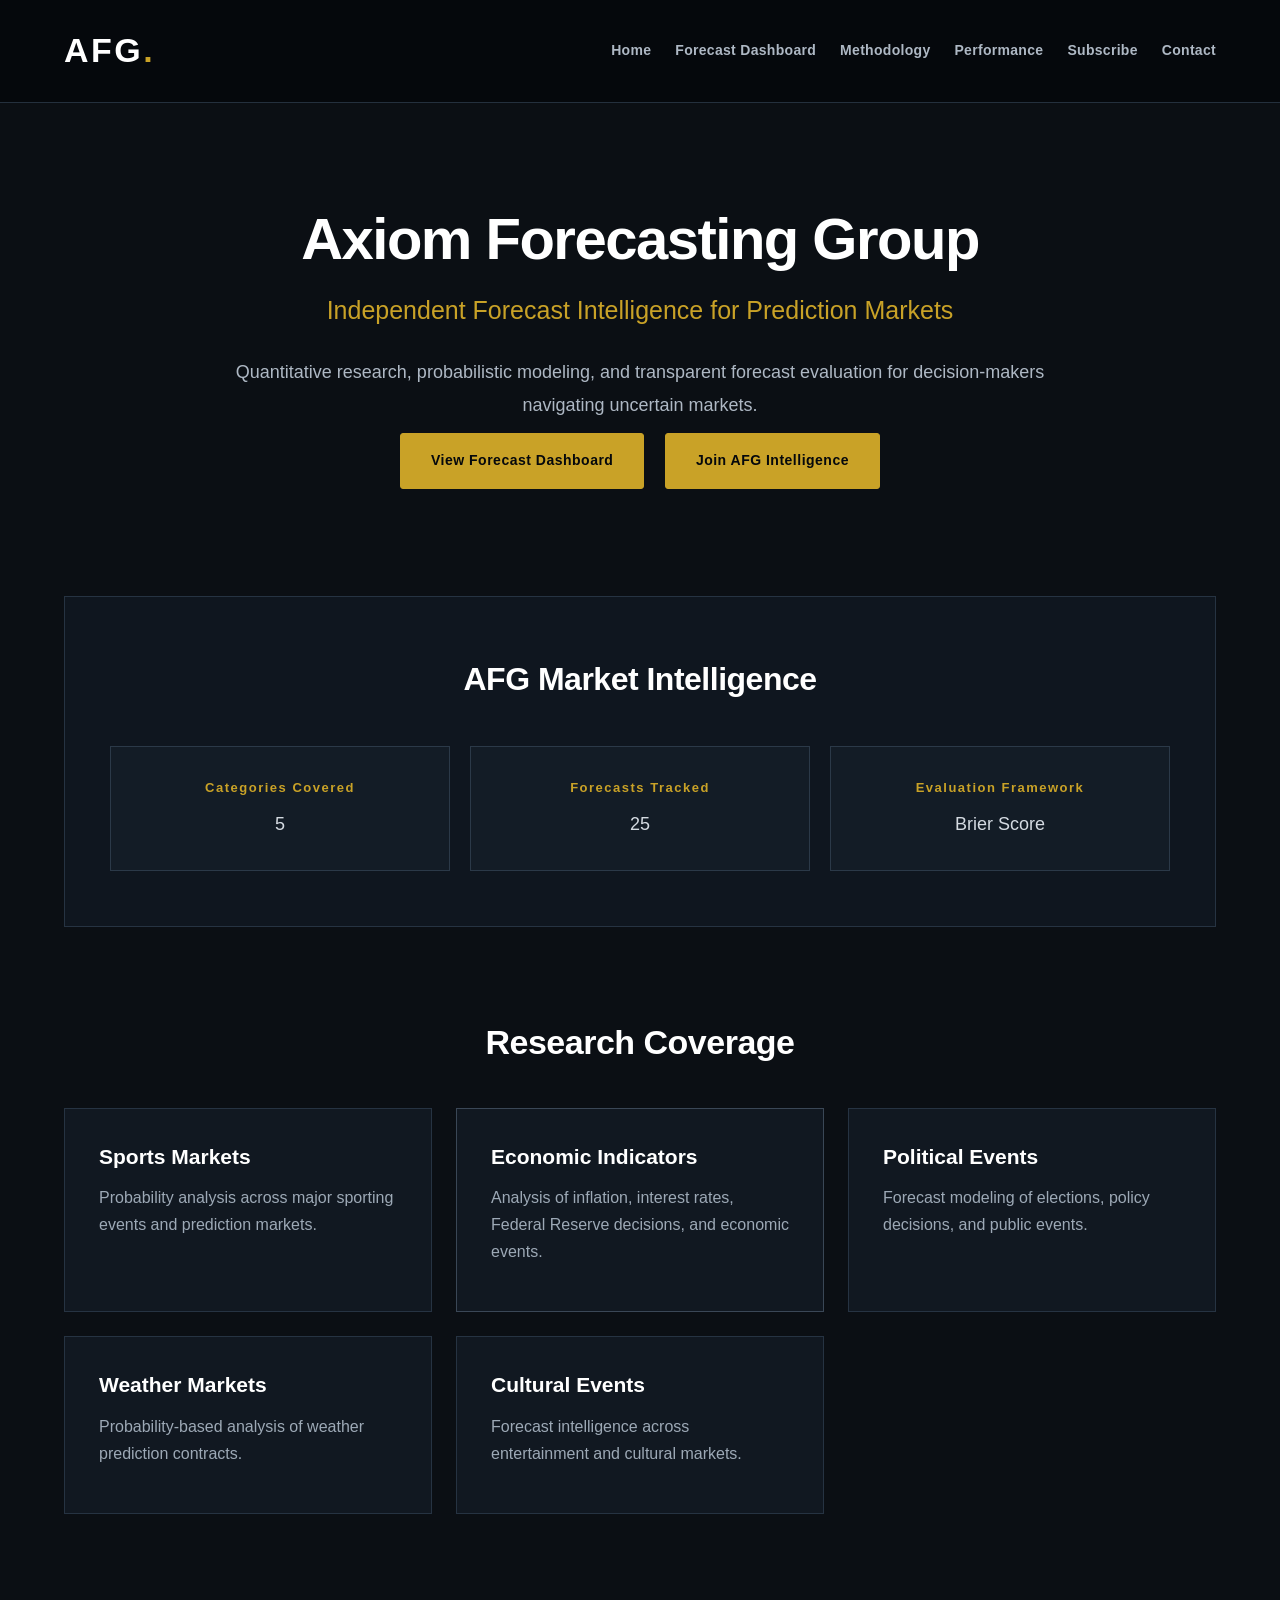
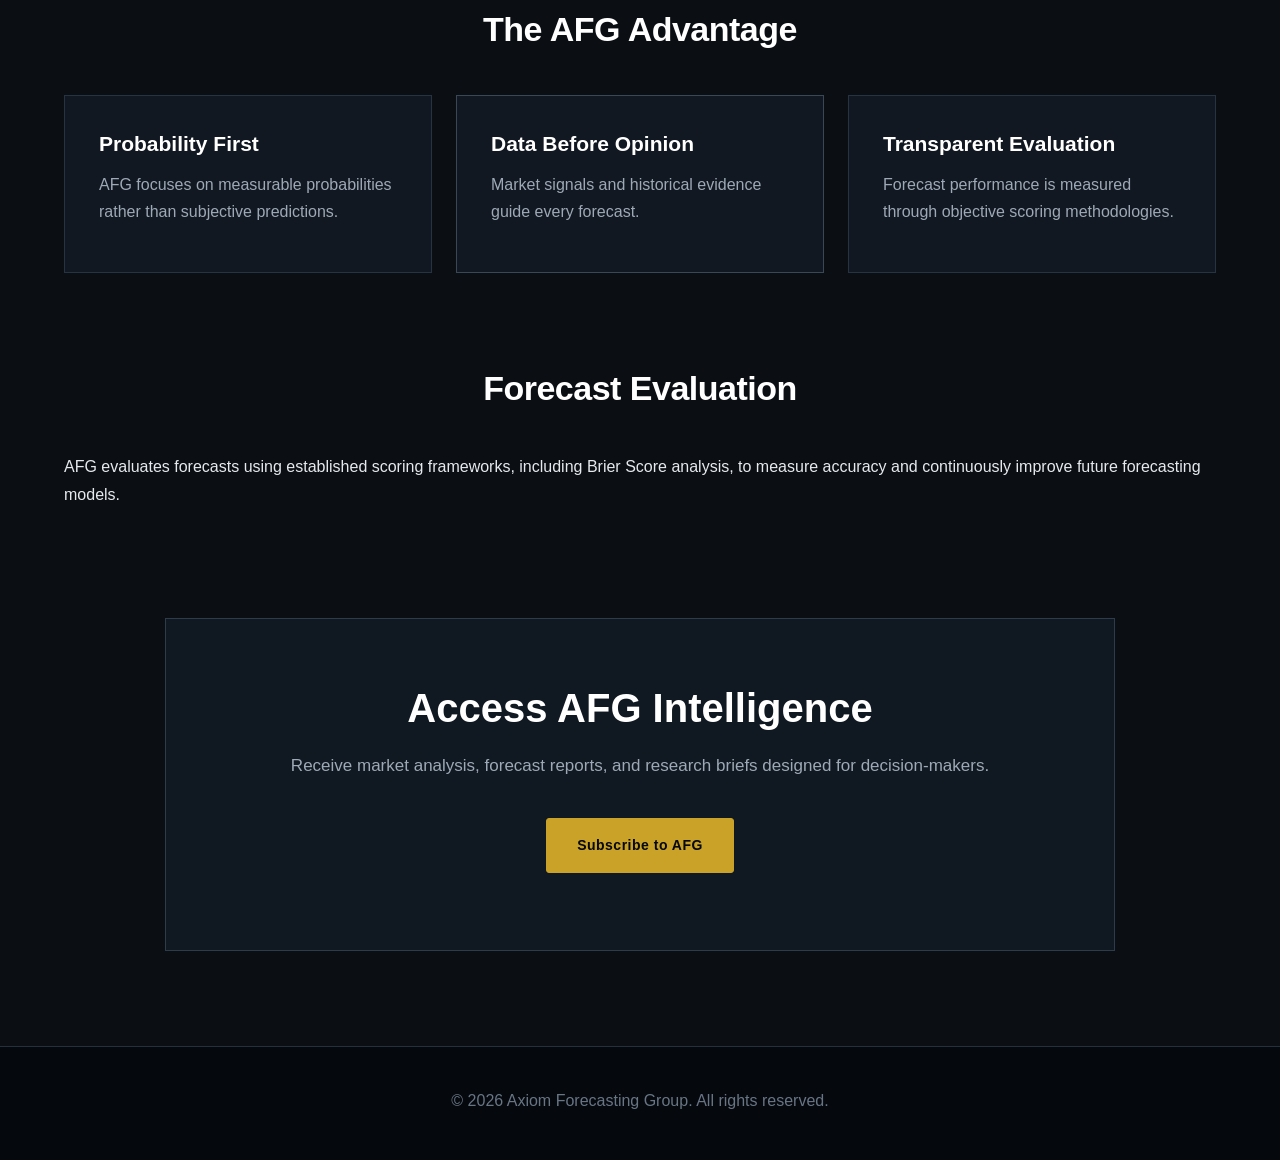
<file: index.html>
<!DOCTYPE html>
<html lang="en">

<head>

<meta charset="UTF-8">
<meta name="viewport" content="width=device-width, initial-scale=1.0">

<title>Axiom Forecasting Group | Forecast Intelligence</title>

<link rel="stylesheet" href="css/styles.css">

</head>


<body>


<header>

<div class="nav-container">

<div class="logo">
AFG<span>.</span>
</div>


<nav>

<a href="index.html">Home</a>
<a href="forecast-dashboard.html">Forecast Dashboard</a>
<a href="methodology.html">Methodology</a>
<a href="performance.html">Performance</a>
<a href="subscribe.html">Subscribe</a>
<a href="contact.html">Contact</a>

</nav>

</div>

</header>



<section class="hero">


<h1>
Axiom Forecasting Group
</h1>


<h2>
Independent Forecast Intelligence for Prediction Markets
</h2>


<p>

Quantitative research, probabilistic modeling, and transparent forecast evaluation for decision-makers navigating uncertain markets.

</p>


<div class="hero-buttons">

<a href="forecast-dashboard.html" class="button">
View Forecast Dashboard
</a>


<a href="subscribe.html" class="button">
Join AFG Intelligence
</a>

</div>


</section>




<section class="market-panel">


<h2>
AFG Market Intelligence
</h2>


<div class="metric-grid">


<div class="metric-card">

<h3>
Categories Covered
</h3>

<p>
5
</p>

</div>



<div class="metric-card">

<h3>
Forecasts Tracked
</h3>

<p>
25
</p>

</div>







<div class="metric-card">

<h3>
Evaluation Framework
</h3>

<p>
Brier Score
</p>

</div>


</div>


</section>




<section class="section">


<h2 class="section-title">
Research Coverage
</h2>



<div class="card-grid">


<div class="card">

<h3>
Sports Markets
</h3>

<p>
Probability analysis across major sporting events and prediction markets.
</p>

</div>



<div class="card">

<h3>
Economic Indicators
</h3>

<p>
Analysis of inflation, interest rates, Federal Reserve decisions, and economic events.
</p>

</div>



<div class="card">

<h3>
Political Events
</h3>

<p>
Forecast modeling of elections, policy decisions, and public events.
</p>

</div>



<div class="card">

<h3>
Weather Markets
</h3>

<p>
Probability-based analysis of weather prediction contracts.
</p>

</div>



<div class="card">

<h3>
Cultural Events
</h3>

<p>
Forecast intelligence across entertainment and cultural markets.
</p>

</div>


</div>


</section>





<section class="section">


<h2 class="section-title">
The AFG Advantage
</h2>


<div class="card-grid">


<div class="card">

<h3>
Probability First
</h3>

<p>
AFG focuses on measurable probabilities rather than subjective predictions.
</p>

</div>



<div class="card">

<h3>
Data Before Opinion
</h3>

<p>
Market signals and historical evidence guide every forecast.
</p>

</div>



<div class="card">

<h3>
Transparent Evaluation
</h3>

<p>
Forecast performance is measured through objective scoring methodologies.
</p>

</div>


</div>


</section>





<section class="section">


<h2 class="section-title">
Forecast Evaluation
</h2>


<p>

AFG evaluates forecasts using established scoring frameworks, including Brier Score analysis, to measure accuracy and continuously improve future forecasting models.

</p>


</section>





<section class="cta">


<h2>
Access AFG Intelligence
</h2>


<p>

Receive market analysis, forecast reports, and research briefs designed for decision-makers.

</p>


<a href="subscribe.html" class="button">
Subscribe to AFG
</a>


</section>





<footer>

<p>
© 2026 Axiom Forecasting Group. All rights reserved.
</p>

</footer>



</body>

</html>
</file>
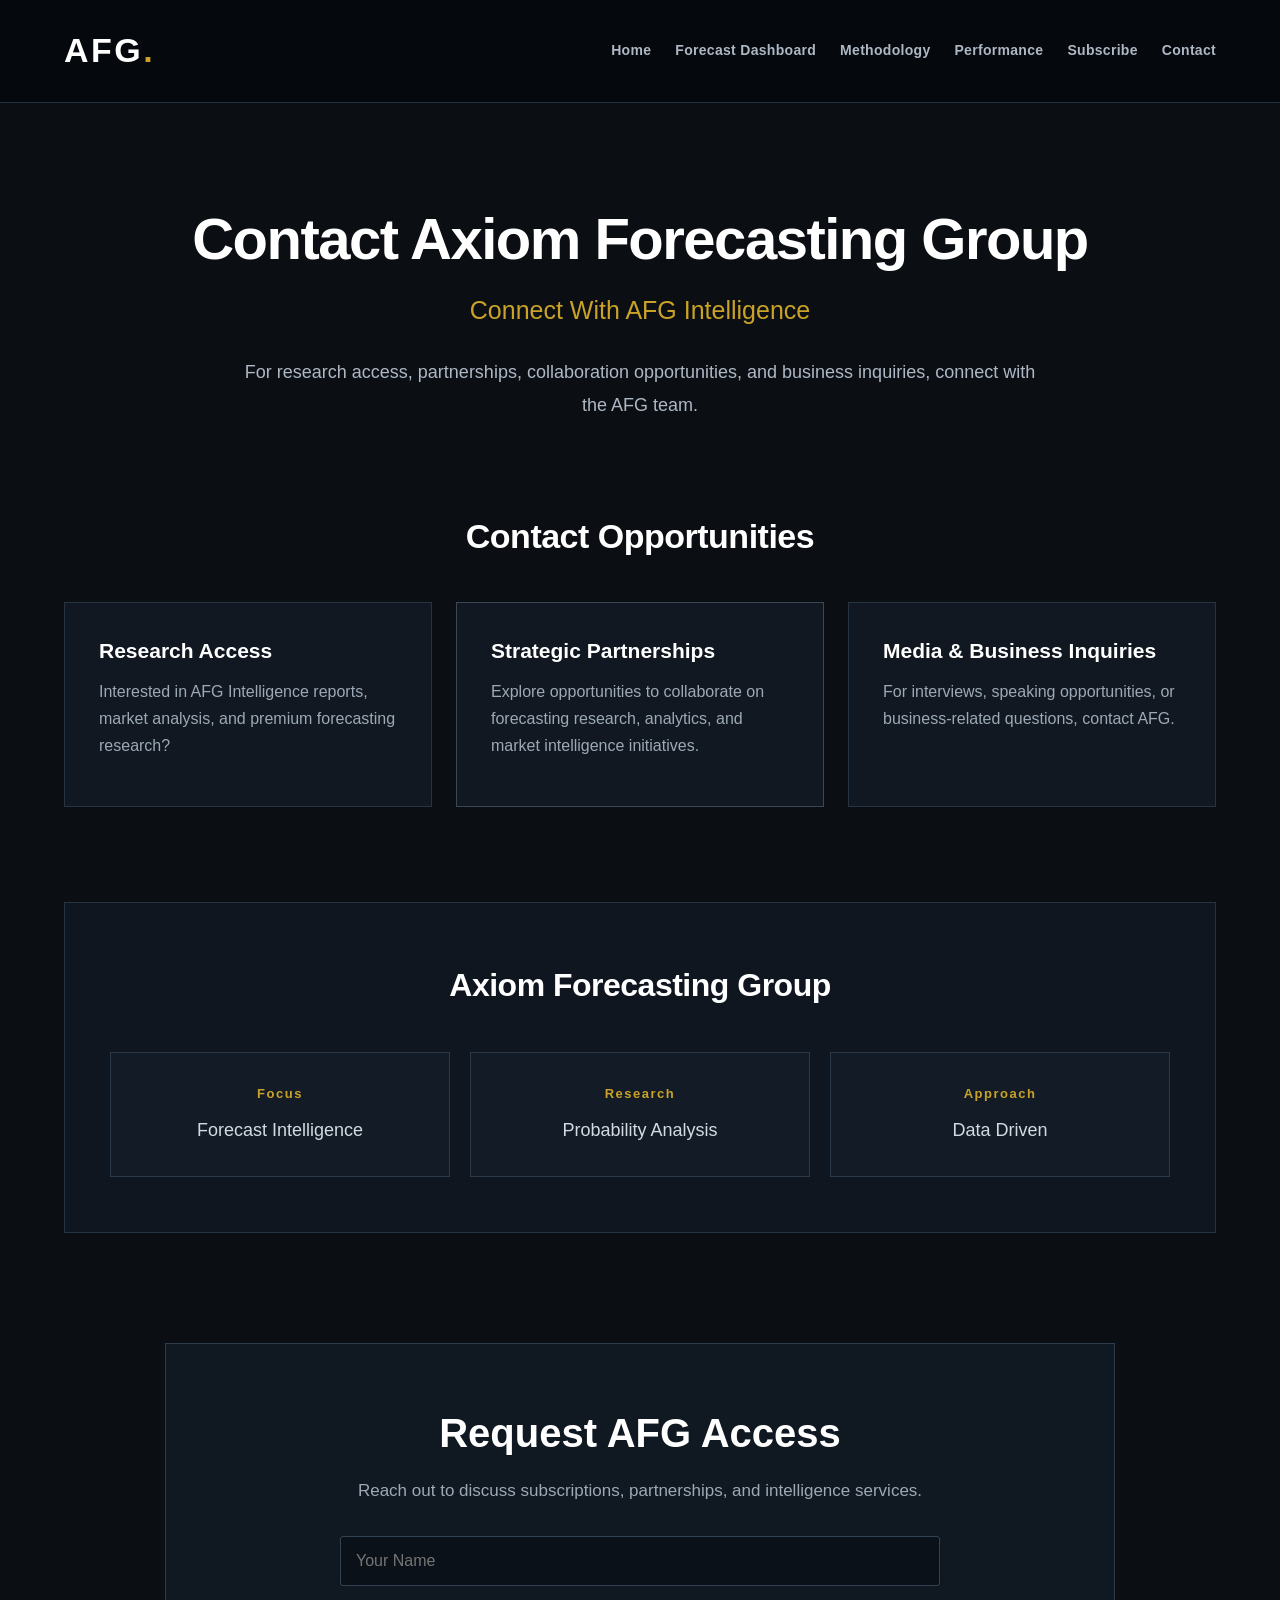
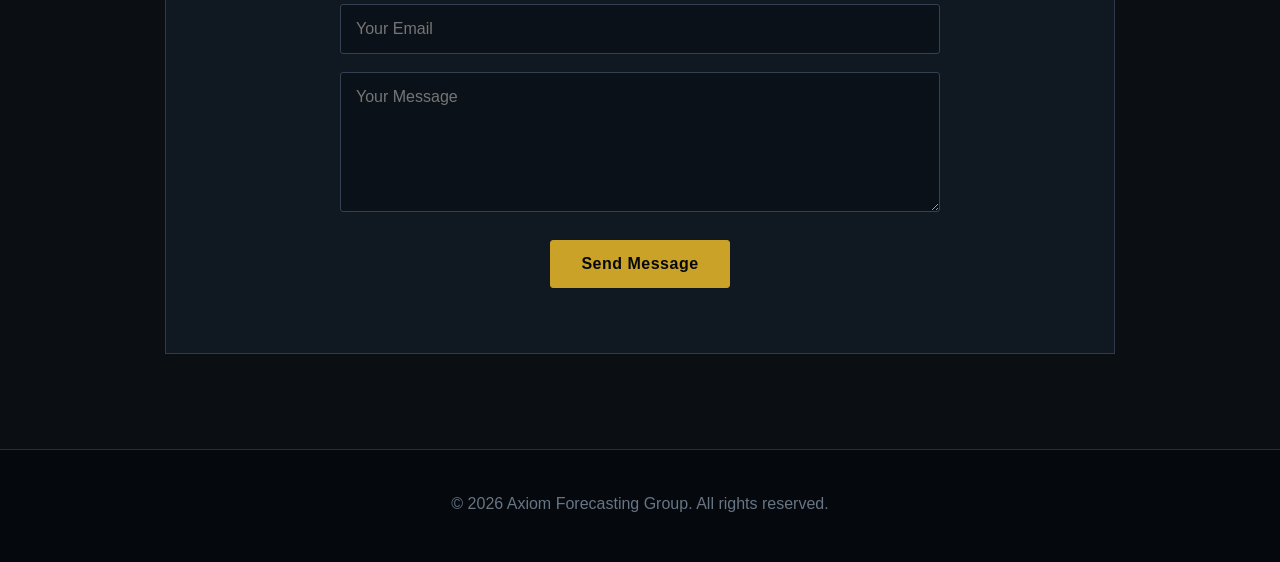
<file: contact.html>
<!DOCTYPE html>
    <html lang="en">

    <head>

    <meta charset="UTF-8">
    <meta name="viewport" content="width=device-width, initial-scale=1.0">

    <title>Contact AFG | Axiom Forecasting Group</title>

    <link rel="stylesheet" href="css/styles.css">

    </head>


    <body>


    <header>

    <div class="nav-container">

    <div class="logo">
    AFG<span>.</span>
    </div>


    <nav>

    <a href="index.html">Home</a>
    <a href="forecast-dashboard.html">Forecast Dashboard</a>
    <a href="methodology.html">Methodology</a>
    <a href="performance.html">Performance</a>
    <a href="subscribe.html">Subscribe</a>
    <a href="contact.html">Contact</a>

    </nav>

    </div>

    </header>





    <section class="hero">


    <h1>
    Contact Axiom Forecasting Group
    </h1>


    <h2>
    Connect With AFG Intelligence
    </h2>


    <p>

    For research access, partnerships, collaboration opportunities, and business inquiries, connect with the AFG team.

    </p>


    </section>








    <section class="section">


    <h2 class="section-title">
    Contact Opportunities
    </h2>



    <div class="card-grid">





    <div class="card">

    <h3>
    Research Access
    </h3>


    <p>

    Interested in AFG Intelligence reports, market analysis, and premium forecasting research?

    </p>


    </div>






    <div class="card">

    <h3>
    Strategic Partnerships
    </h3>


    <p>

    Explore opportunities to collaborate on forecasting research, analytics, and market intelligence initiatives.

    </p>


    </div>






    <div class="card">

    <h3>
    Media & Business Inquiries
    </h3>


    <p>

    For interviews, speaking opportunities, or business-related questions, contact AFG.

    </p>


    </div>




    </div>


    </section>









    <section class="market-panel">


    <h2>
    Axiom Forecasting Group
    </h2>


    <div class="metric-grid">



    <div class="metric-card">

    <h3>
    Focus</h3>

    <p>
    Forecast Intelligence
    </p>

    </div>





    <div class="metric-card">

    <h3>
    Research</h3>

    <p>
    Probability Analysis
    </p>

    </div>





    <div class="metric-card">

    <h3>
    Approach</h3>

    <p>
    Data Driven
    </p>

    </div>



    </div>


    </section>








        <section class="cta">


<h2>
Request AFG Access
</h2>


<p>
Reach out to discuss subscriptions, partnerships, and intelligence services.
</p>


<form action="https://formspree.io/f/mrenorlg" method="POST">
<input type="hidden" name="_next" value="https://scowlfaceq02.github.io/AFG-Website/contact.html">

<input type="text" name="name" placeholder="Your Name" required>

<input type="email" name="email" placeholder="Your Email" required>

<textarea name="message" placeholder="Your Message" required></textarea>

<button type="submit" class="button">
Send Message
</button>

</form>


</section>






    <footer>

    <p>
    © 2026 Axiom Forecasting Group. All rights reserved.
    </p>

    </footer>


    </body>

    </html>
</file>
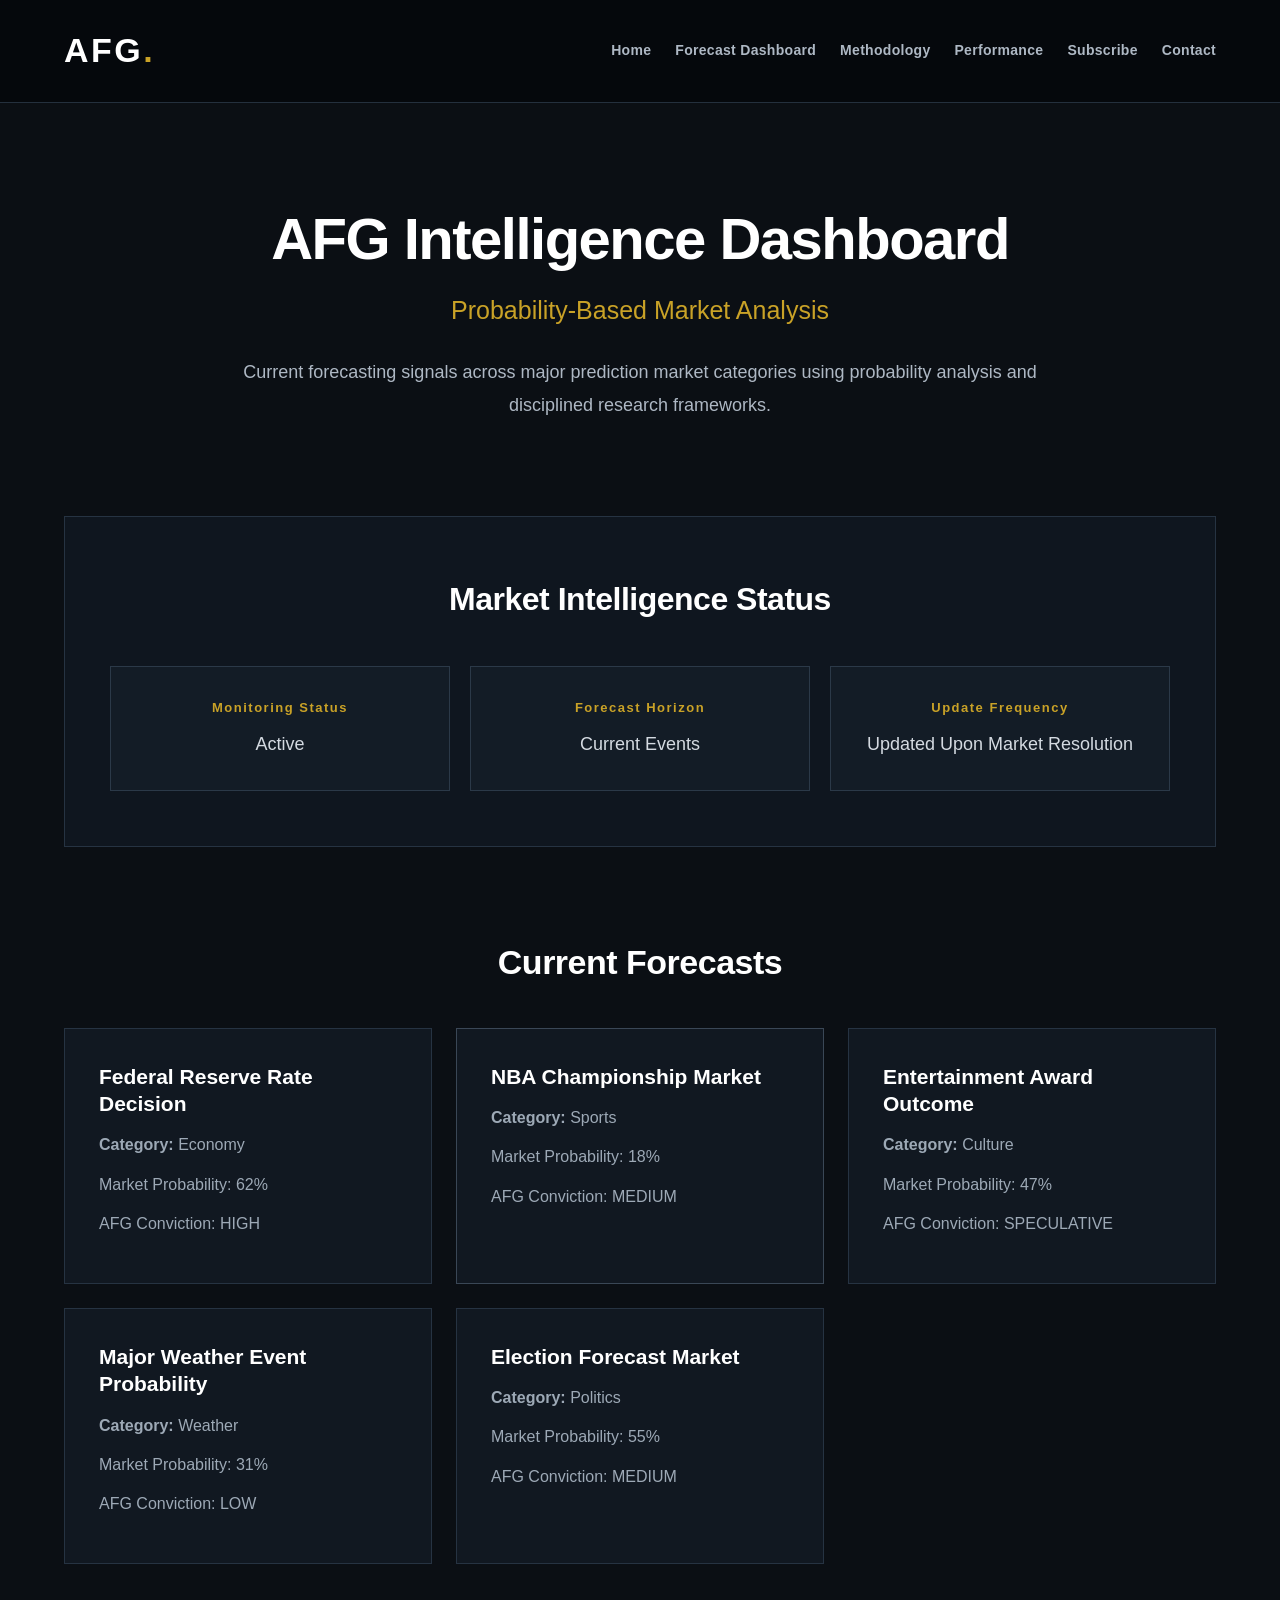
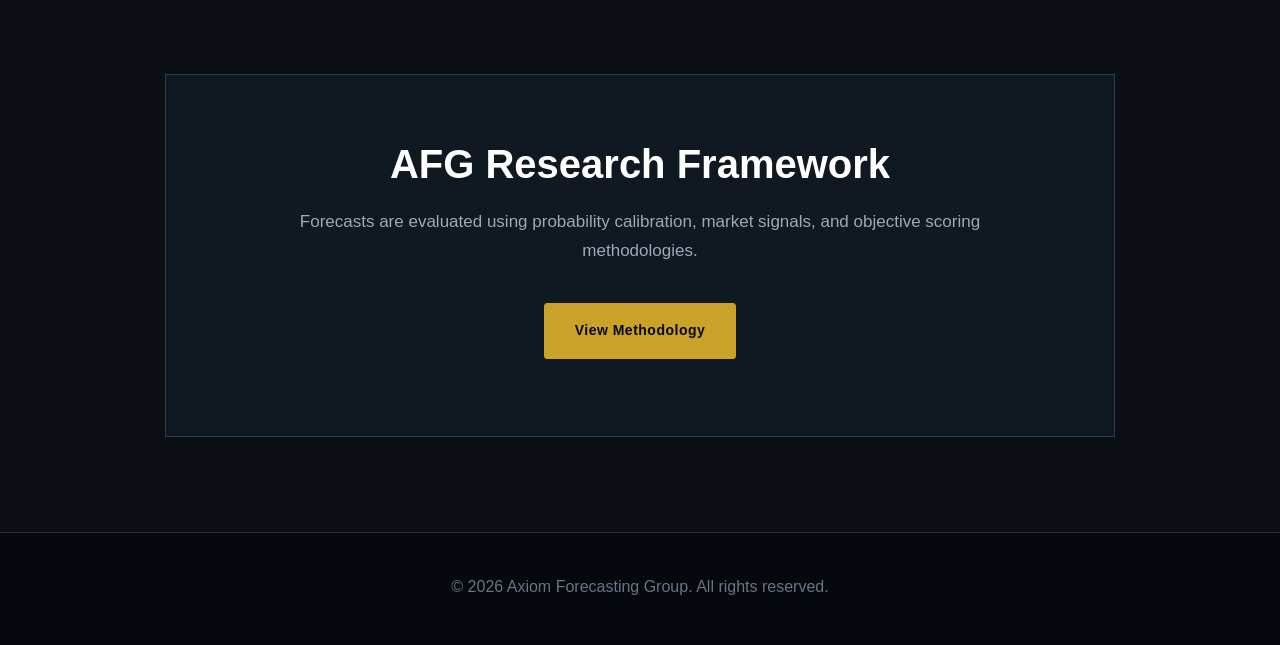
<file: forecast-dashboard.html>
<!DOCTYPE html>
<html lang="en">

<head>

<meta charset="UTF-8">
<meta name="viewport" content="width=device-width, initial-scale=1.0">

<title>AFG Intelligence Dashboard | Forecast Analysis</title>

<link rel="stylesheet" href="css/styles.css">

</head>


<body>


<header>

<div class="nav-container">

<div class="logo">
AFG<span>.</span>
</div>


<nav>

<a href="index.html">Home</a>
<a href="forecast-dashboard.html">Forecast Dashboard</a>
<a href="methodology.html">Methodology</a>
<a href="performance.html">Performance</a>
<a href="subscribe.html">Subscribe</a>
<a href="contact.html">Contact</a>

</nav>

</div>

</header>




<section class="hero">


<h1>
AFG Intelligence Dashboard
</h1>


<h2>
Probability-Based Market Analysis
</h2>


<p>

Current forecasting signals across major prediction market categories using probability analysis and disciplined research frameworks.

</p>


</section>





<section class="market-panel">


<h2>
Market Intelligence Status
</h2>


<div class="metric-grid">


<div class="metric-card">

<h3>
Monitoring Status
</h3>

<p>
Active
</p>

</div>



<div class="metric-card">

<h3>
Forecast Horizon
</h3>

<p>
Current Events
</p>

</div>



<div class="metric-card">

<h3>
Update Frequency
</h3>

<p>
<p> Updated Upon Market Resolution</p>
</p>

</div>


</div>


</section>






<section class="section">


<h2 class="section-title">
Current Forecasts
</h2>



<div class="card-grid">



<div class="card">

<h3>
Federal Reserve Rate Decision
</h3>

<p>
<strong>Category:</strong> Economy
</p>

<p>
Market Probability: 62%
</p>

<p>
AFG Conviction: HIGH
</p>

</div>





<div class="card">

<h3>
NBA Championship Market
</h3>

<p>
<strong>Category:</strong> Sports
</p>

<p>
Market Probability: 18%
</p>

<p>
AFG Conviction: MEDIUM
</p>

</div>





<div class="card">

<h3>
Entertainment Award Outcome
</h3>

<p>
<strong>Category:</strong> Culture
</p>

<p>
Market Probability: 47%
</p>

<p>
AFG Conviction: SPECULATIVE
</p>

</div>





<div class="card">

<h3>
Major Weather Event Probability
</h3>

<p>
<strong>Category:</strong> Weather
</p>

<p>
Market Probability: 31%
</p>

<p>
AFG Conviction: LOW
</p>

</div>





<div class="card">

<h3>
Election Forecast Market
</h3>

<p>
<strong>Category:</strong> Politics
</p>

<p>
Market Probability: 55%
</p>

<p>
AFG Conviction: MEDIUM
</p>

</div>



</div>


</section>






<section class="cta">


<h2>
AFG Research Framework
</h2>


<p>

Forecasts are evaluated using probability calibration, market signals, and objective scoring methodologies.

</p>


<a href="methodology.html" class="button">
View Methodology
</a>


</section>






<footer>

<p>
© 2026 Axiom Forecasting Group. All rights reserved.
</p>

</footer>



</body>

</html>
</file>
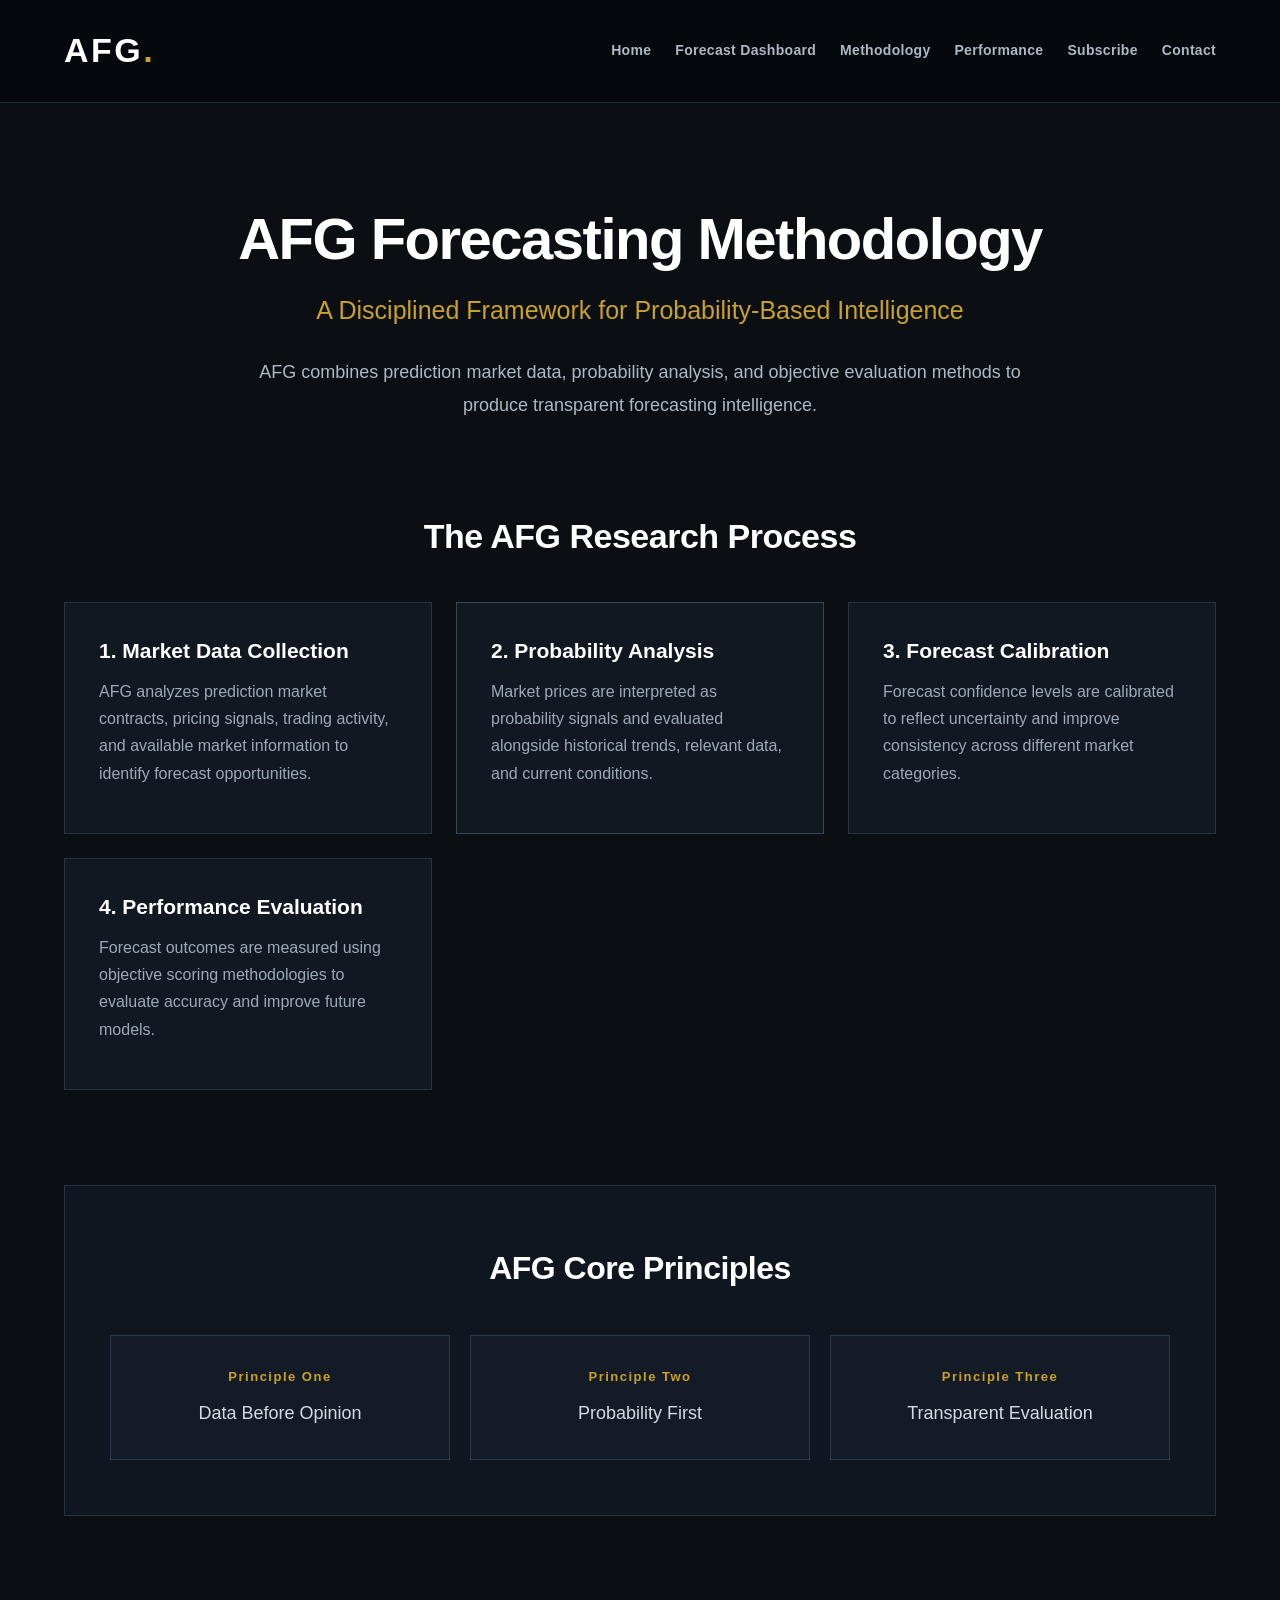
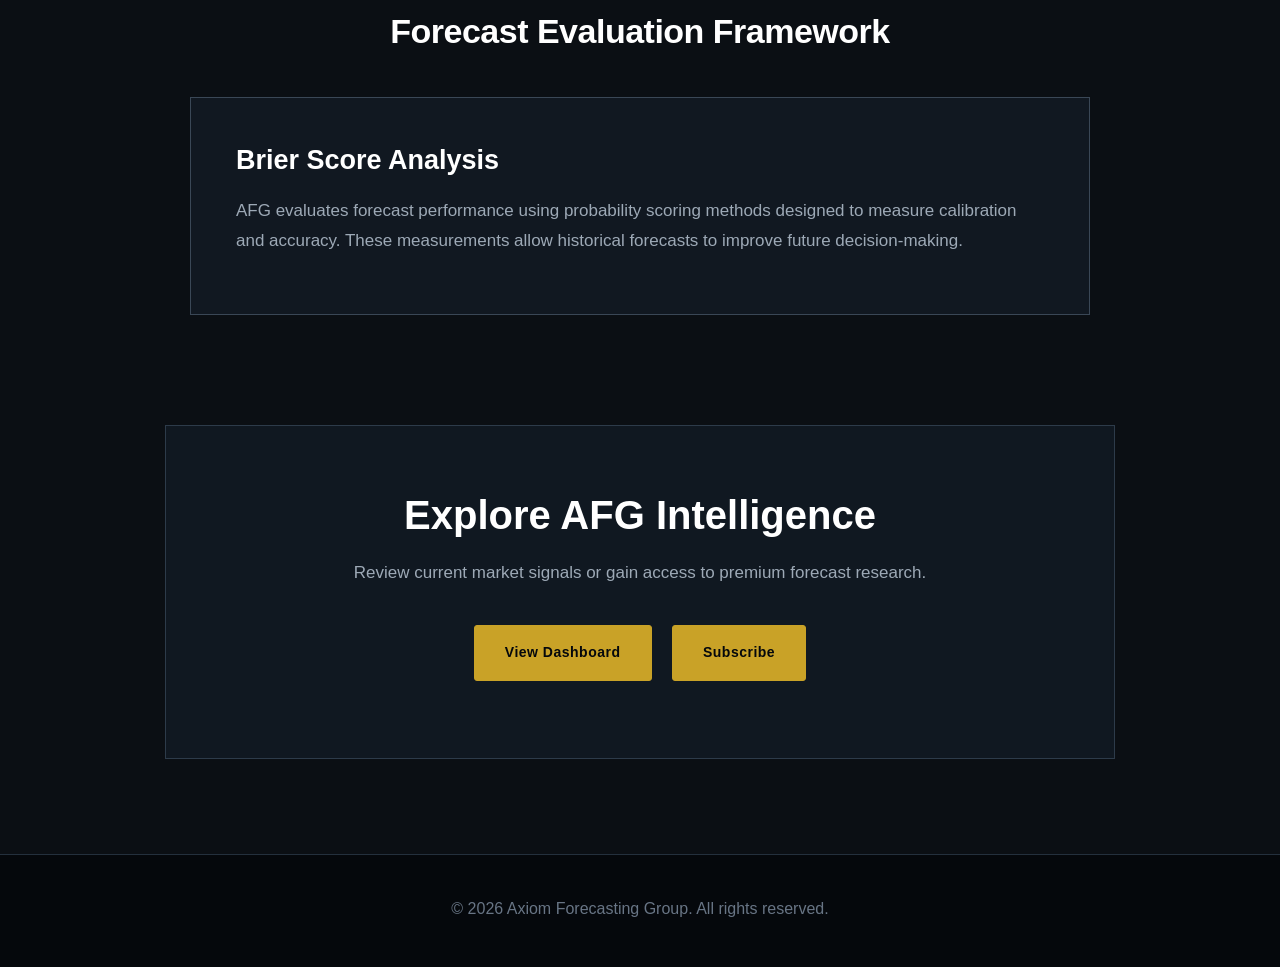
<file: methodology.html>
<!DOCTYPE html>
<html lang="en">

<head>

<meta charset="UTF-8">
<meta name="viewport" content="width=device-width, initial-scale=1.0">

<title>AFG Methodology | Forecast Intelligence Framework</title>

<link rel="stylesheet" href="css/styles.css">

</head>


<body>


<header>

<div class="nav-container">

<div class="logo">
AFG<span>.</span>
</div>


<nav>

<a href="index.html">Home</a>
<a href="forecast-dashboard.html">Forecast Dashboard</a>
<a href="methodology.html">Methodology</a>
<a href="performance.html">Performance</a>
<a href="subscribe.html">Subscribe</a>
<a href="contact.html">Contact</a>

</nav>

</div>

</header>





<section class="hero">


<h1>
AFG Forecasting Methodology
</h1>


<h2>
A Disciplined Framework for Probability-Based Intelligence
</h2>


<p>

AFG combines prediction market data, probability analysis, and objective evaluation methods to produce transparent forecasting intelligence.

</p>


</section>







<section class="section">


<h2 class="section-title">
The AFG Research Process
</h2>



<div class="card-grid">



<div class="card">

<h3>
1. Market Data Collection
</h3>

<p>

AFG analyzes prediction market contracts, pricing signals, trading activity, and available market information to identify forecast opportunities.

</p>

</div>





<div class="card">

<h3>
2. Probability Analysis
</h3>

<p>

Market prices are interpreted as probability signals and evaluated alongside historical trends, relevant data, and current conditions.

</p>

</div>





<div class="card">

<h3>
3. Forecast Calibration
</h3>

<p>

Forecast confidence levels are calibrated to reflect uncertainty and improve consistency across different market categories.

</p>

</div>





<div class="card">

<h3>
4. Performance Evaluation
</h3>

<p>

Forecast outcomes are measured using objective scoring methodologies to evaluate accuracy and improve future models.

</p>

</div>



</div>


</section>








<section class="market-panel">


<h2>
AFG Core Principles
</h2>


<div class="metric-grid">



<div class="metric-card">

<h3>
Principle One
</h3>

<p>
Data Before Opinion
</p>

</div>





<div class="metric-card">

<h3>
Principle Two
</h3>

<p>
Probability First
</p>

</div>





<div class="metric-card">

<h3>
Principle Three
</h3>

<p>
Transparent Evaluation
</p>

</div>



</div>


</section>








<section class="section">


<h2 class="section-title">
Forecast Evaluation Framework
</h2>



<div class="card">


<h3>
Brier Score Analysis
</h3>


<p>

AFG evaluates forecast performance using probability scoring methods designed to measure calibration and accuracy. These measurements allow historical forecasts to improve future decision-making.

</p>


</div>


</section>








<section class="cta">


<h2>
Explore AFG Intelligence
</h2>


<p>

Review current market signals or gain access to premium forecast research.

</p>



<a href="forecast-dashboard.html" class="button">
View Dashboard
</a>


<a href="subscribe.html" class="button">
Subscribe
</a>



</section>








<footer>

<p>
© 2026 Axiom Forecasting Group. All rights reserved.
</p>

</footer>



</body>

</html>
</file>
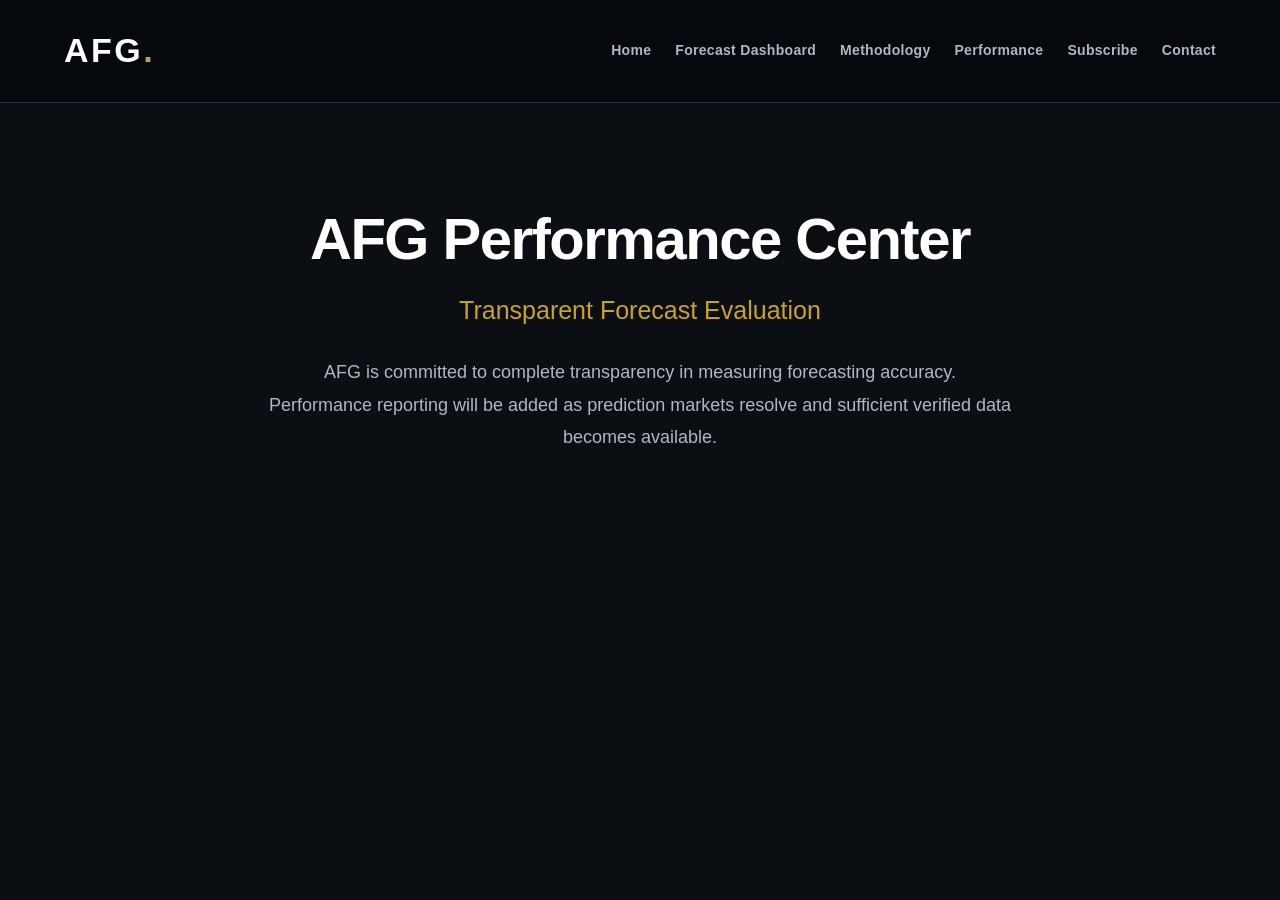
<file: performance.html>
<!DOCTYPE html>
    <html lang="en">

    <head>

    <meta charset="UTF-8">
    <meta name="viewport" content="width=device-width, initial-scale=1.0">

    <title>AFG Performance Center</title>

    <link rel="stylesheet" href="css/styles.css">
    
    </head>


    <body>


    <header>

    <div class="nav-container">

    <div class="logo">
    AFG<span>.</span>
    </div>


    <nav>

    <a href="index.html">Home</a>
    <a href="forecast-dashboard.html">Forecast Dashboard</a>
    <a href="methodology.html">Methodology</a>
    <a href="performance.html">Performance</a>
    <a href="subscribe.html">Subscribe</a>
    <a href="contact.html">Contact</a>

    </nav>


    </div>

    </header>




    <section class="hero">


    <h1>
    AFG Performance Center
    </h1>


   

<h2>
Transparent Forecast Evaluation
</h2>

<p>
AFG is committed to complete transparency in measuring forecasting accuracy.
</p>
<p>
Performance reporting will be added as prediction markets resolve and sufficient verified data becomes available.
</p>
</file>
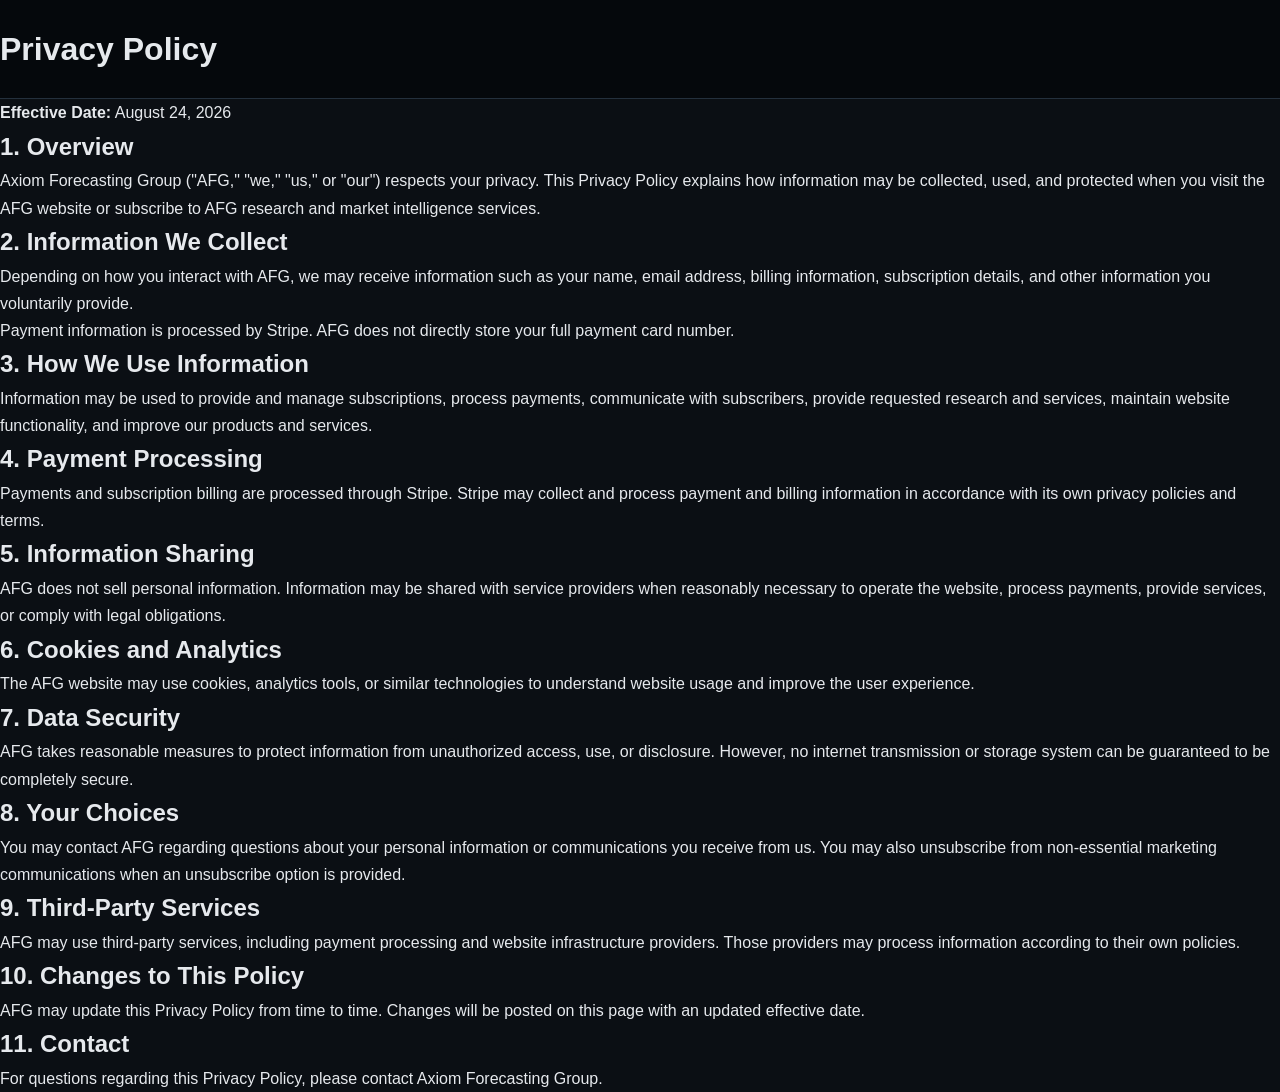
<file: privacy.html>
<!DOCTYPE html>
<html lang="en">
<head>
<meta charset="UTF-8">
<meta name="viewport" content="width=device-width, initial-scale=1.0">

<title>Privacy Policy | Axiom Forecasting Group</title>

<link rel="stylesheet" href="css/styles.css">

</head>

<body>

<header>
<h1>Privacy Policy</h1>
</header>

<main>

<p><strong>Effective Date:</strong> August 24, 2026</p>

<h2>1. Overview</h2>

<p>
Axiom Forecasting Group ("AFG," "we," "us," or "our") respects your
privacy. This Privacy Policy explains how information may be collected,
used, and protected when you visit the AFG website or subscribe to AFG
research and market intelligence services.
</p>

<h2>2. Information We Collect</h2>

<p>
Depending on how you interact with AFG, we may receive information such
as your name, email address, billing information, subscription details,
and other information you voluntarily provide.
</p>

<p>
Payment information is processed by Stripe. AFG does not directly store
your full payment card number.
</p>

<h2>3. How We Use Information</h2>

<p>
Information may be used to provide and manage subscriptions, process
payments, communicate with subscribers, provide requested research and
services, maintain website functionality, and improve our products and
services.
</p>

<h2>4. Payment Processing</h2>

<p>
Payments and subscription billing are processed through Stripe.
Stripe may collect and process payment and billing information in
accordance with its own privacy policies and terms.
</p>

<h2>5. Information Sharing</h2>

<p>
AFG does not sell personal information. Information may be shared with
service providers when reasonably necessary to operate the website,
process payments, provide services, or comply with legal obligations.
</p>

<h2>6. Cookies and Analytics</h2>

<p>
The AFG website may use cookies, analytics tools, or similar technologies
to understand website usage and improve the user experience.
</p>

<h2>7. Data Security</h2>

<p>
AFG takes reasonable measures to protect information from unauthorized
access, use, or disclosure. However, no internet transmission or storage
system can be guaranteed to be completely secure.
</p>

<h2>8. Your Choices</h2>

<p>
You may contact AFG regarding questions about your personal information
or communications you receive from us. You may also unsubscribe from
non-essential marketing communications when an unsubscribe option is
provided.
</p>

<h2>9. Third-Party Services</h2>

<p>
AFG may use third-party services, including payment processing and
website infrastructure providers. Those providers may process
information according to their own policies.
</p>

<h2>10. Changes to This Policy</h2>

<p>
AFG may update this Privacy Policy from time to time. Changes will be
posted on this page with an updated effective date.
</p>

<h2>11. Contact</h2>

<p>
For questions regarding this Privacy Policy, please contact
Axiom Forecasting Group.
</p>

</main>

</body>
</html>
</file>
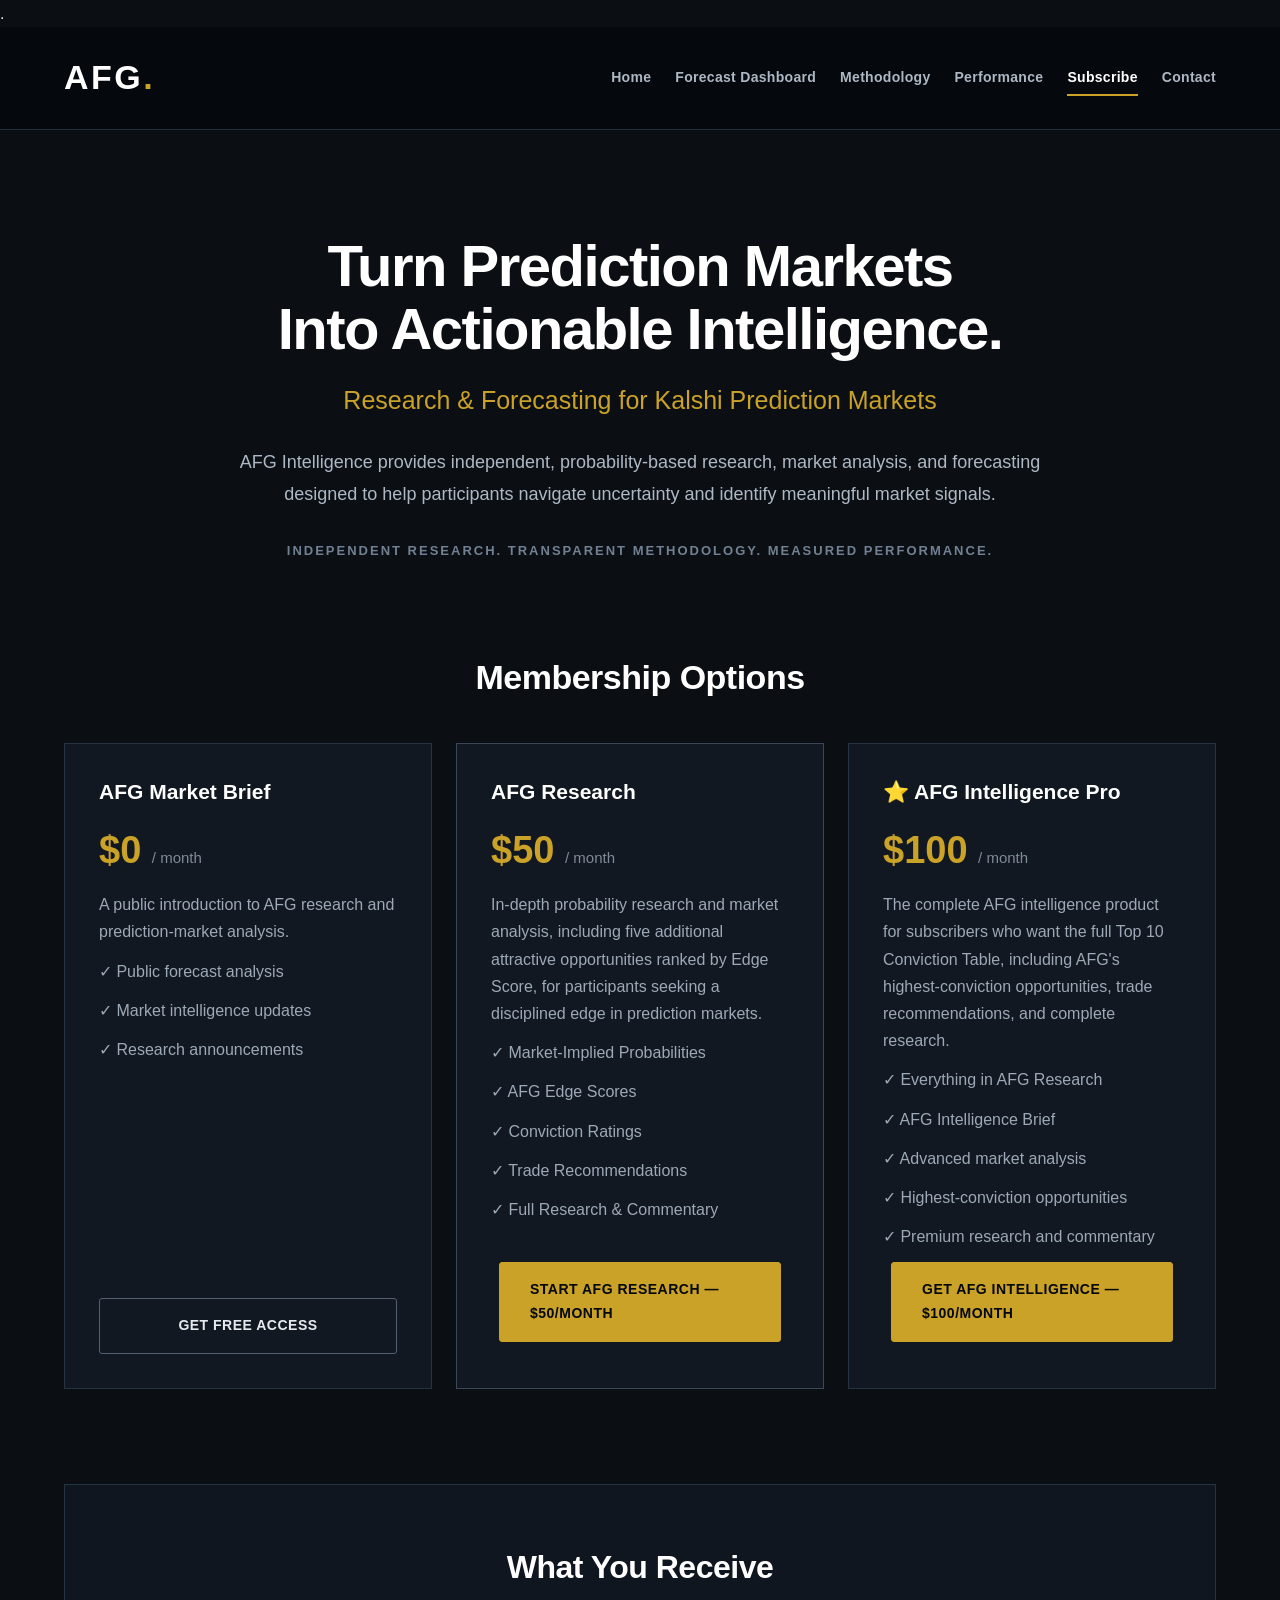
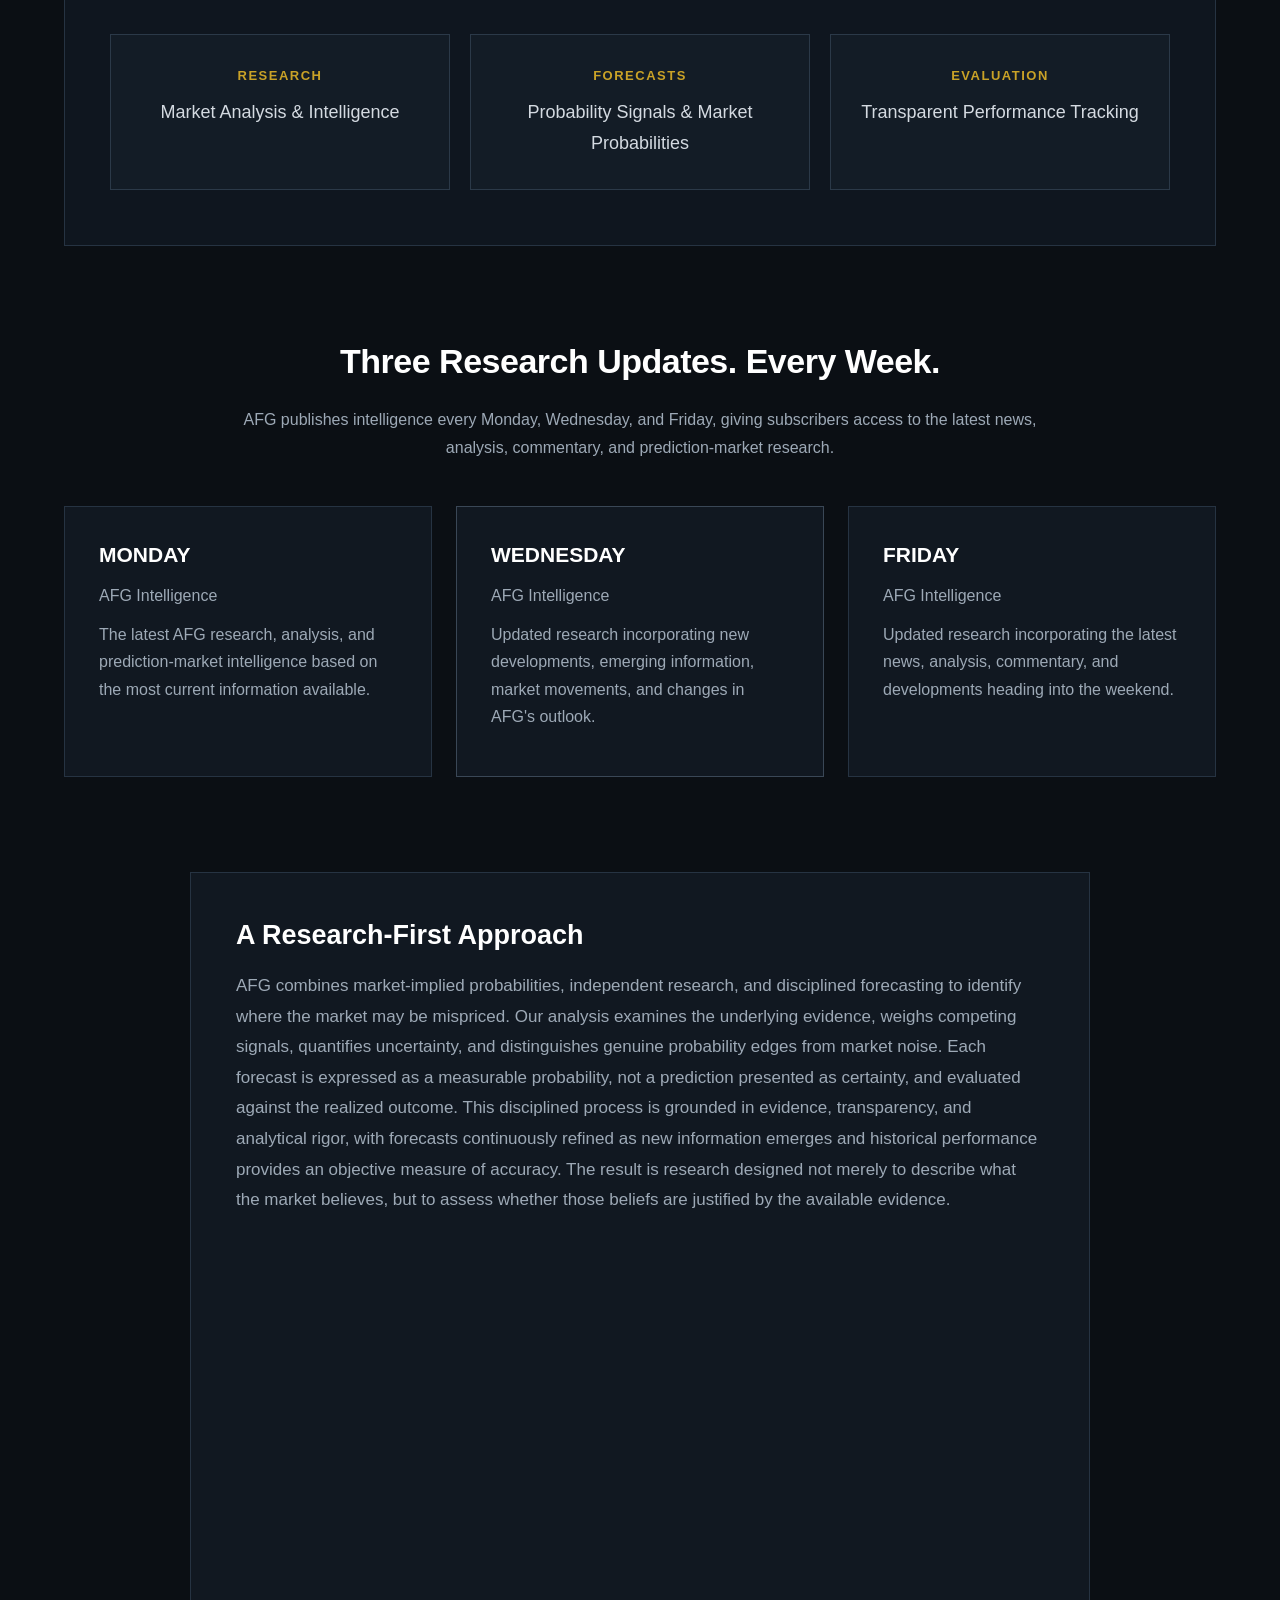
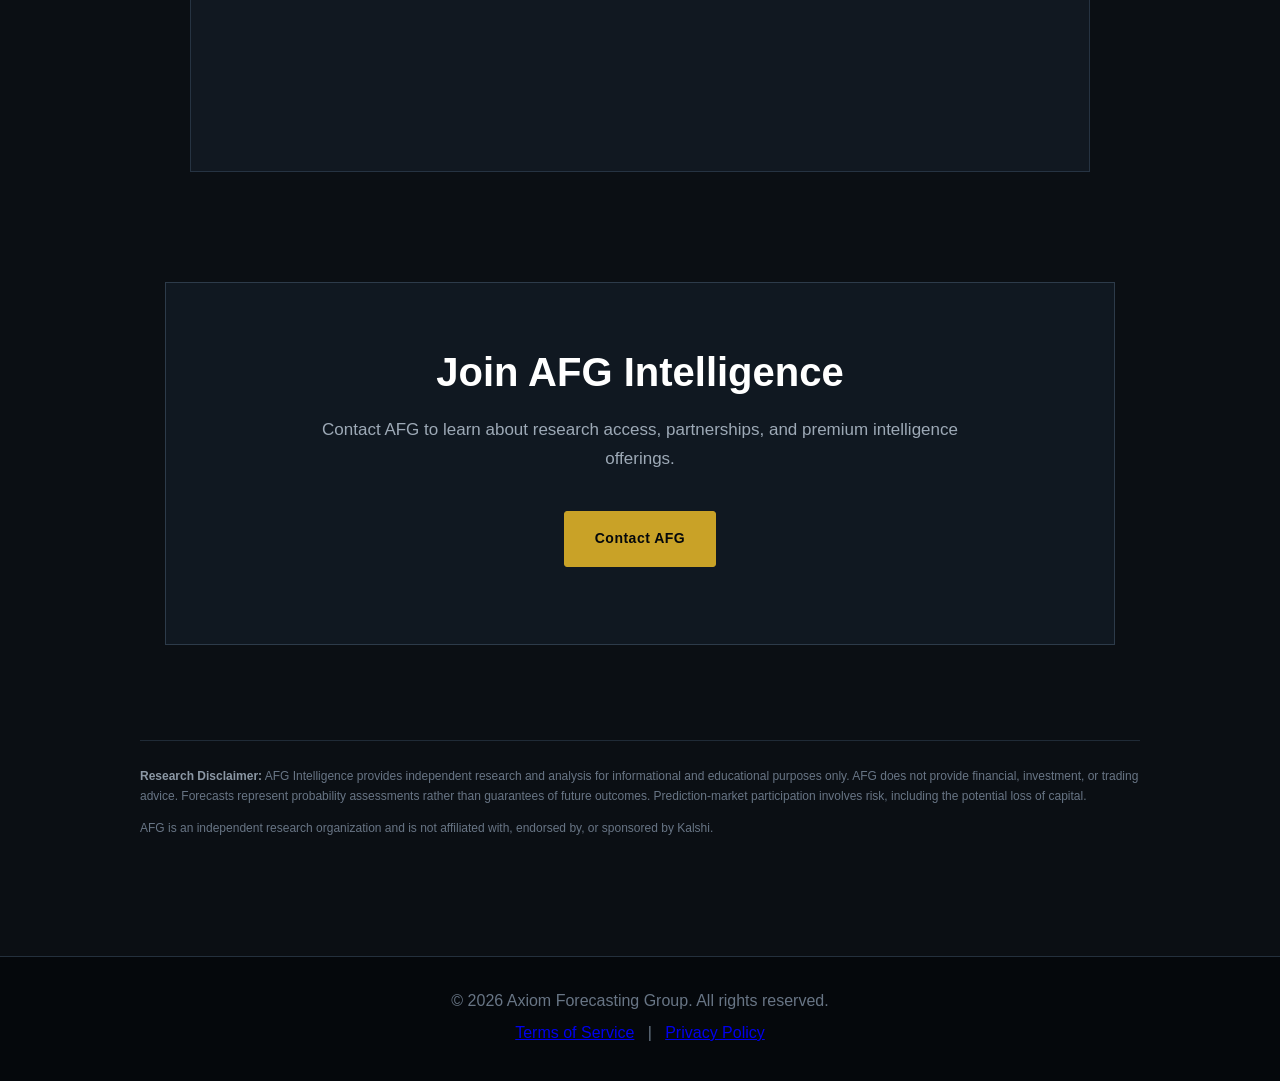
<file: subscribe.html>
.<!DOCTYPE html>
<html lang="en">

<head>

<meta charset="UTF-8">
<meta name="viewport" content="width=device-width, initial-scale=1.0">

<title>AFG Intelligence Subscription</title>

<link rel="stylesheet" href="css/styles.css">

</head>


<body>


<header>

<div class="nav-container">

<div class="logo">
AFG<span>.</span>
</div>


<nav>

<a href="index.html">Home</a>
<a href="forecast-dashboard.html">Forecast Dashboard</a>
<a href="methodology.html">Methodology</a>
<a href="performance.html">Performance</a>
<a href="subscribe.html" class="active">Subscribe</a>
<a href="contact.html">Contact</a>

</nav>

</div>

</header>





<section class="hero">


<h1>
Turn Prediction Markets<br>
Into Actionable Intelligence.
</h1>

<h2>
Research &amp; Forecasting for Kalshi Prediction Markets
</h2>

<p>
AFG Intelligence provides independent, probability-based research,
market analysis, and forecasting designed to help participants
navigate uncertainty and identify meaningful market signals.
</p>

<p class="hero-note">
Independent research. Transparent methodology. Measured performance.
</p>

</section>







<section class="section">


<h2 class="section-title">
Membership Options
</h2>



<div class="card-grid">













<div class="card">

<h3>
AFG Market Brief
</h3>

<div class="price">
$0 <span>/ month</span>
</div>

<p>
A public introduction to AFG research and prediction-market analysis.
</p>

<p>
✓ Public forecast analysis
</p>

<p>
✓ Market intelligence updates
</p>

<p>
✓ Research announcements
</p>

<a href="contact.html" class="button secondary-button full-button">
GET FREE ACCESS
</a>

</div>


<div class="card">

<h3>
AFG Research
</h3>

<div class="price">
$50 <span>/ month</span>
</div>

<p>
In-depth probability research and market analysis, including five additional attractive opportunities ranked by Edge Score, for participants seeking a disciplined edge in prediction markets.
</p>
<p>
✓ Market-Implied Probabilities
</p>

<p>
✓ AFG Edge Scores
</p>

<p>
✓ Conviction Ratings
</p>

<p>
✓ Trade Recommendations
</p>

<p>
✓ Full Research &amp; Commentary
</p>

<a href="https://buy.stripe.com/28EeVddG33ifg25c55g3600" class="button">
START AFG RESEARCH — $50/MONTH
</a>

</div>


<div class="card">

<h3>
⭐ AFG Intelligence Pro
</h3>

<div class="price">
$100 <span>/ month</span>
</div>

<p>
The complete AFG intelligence product for subscribers who want the full Top 10 Conviction Table, including AFG's highest-conviction opportunities, trade recommendations, and complete research.
</p>

<p>
✓ Everything in AFG Research
</p>

<p>
✓ AFG Intelligence Brief
</p>

<p>
✓ Advanced market analysis
</p>

<p>
✓ Highest-conviction opportunities
</p>

<p>
✓ Premium research and commentary
</p>
<a href="https://buy.stripe.com/4gMaEXatRg512bfd99g3601" class="button">
GET AFG INTELLIGENCE — $100/MONTH
</a>
</div>








</div>


</section>









<section class="market-panel">


<h2>
What You Receive
</h2>



<div class="metric-grid">



<div class="metric-card">

<h3>
RESEARCH
</h3>

<p>
Market Analysis &amp; Intelligence
</p>

</div>





<div class="metric-card">

<h3>
FORECASTS
</h3>

<p>
Probability Signals &amp; Market Probabilities
</p>

</div>





<div class="metric-card">

<h3>
EVALUATION
</h3>

<p>
Transparent Performance Tracking
</p>

</div>



</div>


</section>







<section class="section">

<h2 class="section-title">
Three Research Updates. Every Week.
</h2>

<p style="text-align: center; max-width: 800px; margin: -20px auto 45px; color: #9da9b6;">
AFG publishes intelligence every Monday, Wednesday, and Friday,
giving subscribers access to the latest news, analysis, commentary,
and prediction-market research.
</p>

<div class="card-grid">

<div class="card">

<h3>
MONDAY
</h3>

<p>
AFG Intelligence
</p>

<p>
The latest AFG research, analysis, and prediction-market intelligence based on the most current information available.
</p>

</div>


<div class="card">

<h3>
WEDNESDAY
</h3>

<p>
AFG Intelligence
</p>

<p>
Updated research incorporating new developments, emerging information, market movements, and changes in AFG's outlook.
</p>

</div>


<div class="card">

<h3>
FRIDAY
</h3>

<p>
AFG Intelligence
</p>

<p>
Updated research incorporating the latest news, analysis, commentary, and developments heading into the weekend.
</p>

</div>

</div>

</section><section class="section">


<div class="card">


<h3>
A Research-First Approach
</h3>

<p>
AFG combines market-implied probabilities, independent research, and disciplined
forecasting to identify where the market may be mispriced. Our analysis examines
the underlying evidence, weighs competing signals, quantifies uncertainty, and
distinguishes genuine probability edges from market noise. Each forecast is
expressed as a measurable probability, not a prediction presented as certainty,
and evaluated against the realized outcome. This disciplined process is grounded
in evidence, transparency, and analytical rigor, with forecasts continuously
refined as new information emerges and historical performance provides an
objective measure of accuracy. The result is research designed not merely to
describe what the market believes, but to assess whether those beliefs are
justified by the available evidence.
</p>


</div>


</section>







<section class="cta">


<h2>
Join AFG Intelligence
</h2>


  
<p>

Contact AFG to learn about research access, partnerships, and premium intelligence offerings.

</p>


<a href="contact.html" class="button">
Contact AFG
</a>


</section>






<section class="disclaimer">

<p>
<strong>Research Disclaimer:</strong>
AFG Intelligence provides independent research and analysis for
informational and educational purposes only. AFG does not provide
financial, investment, or trading advice. Forecasts represent
probability assessments rather than guarantees of future outcomes.
Prediction-market participation involves risk, including the
potential loss of capital.
</p>

<p>
AFG is an independent research organization and is not affiliated
with, endorsed by, or sponsored by Kalshi.
</p>

</section>

<footer style="text-align:center; padding:30px;">

<p>
© 2026 Axiom Forecasting Group. All rights reserved.
</p>

<p>
<a href="terms.html">Terms of Service</a>
&nbsp; | &nbsp;
<a href="privacy.html">Privacy Policy</a>
</p>

</footer>

</body>

</html>
</file>
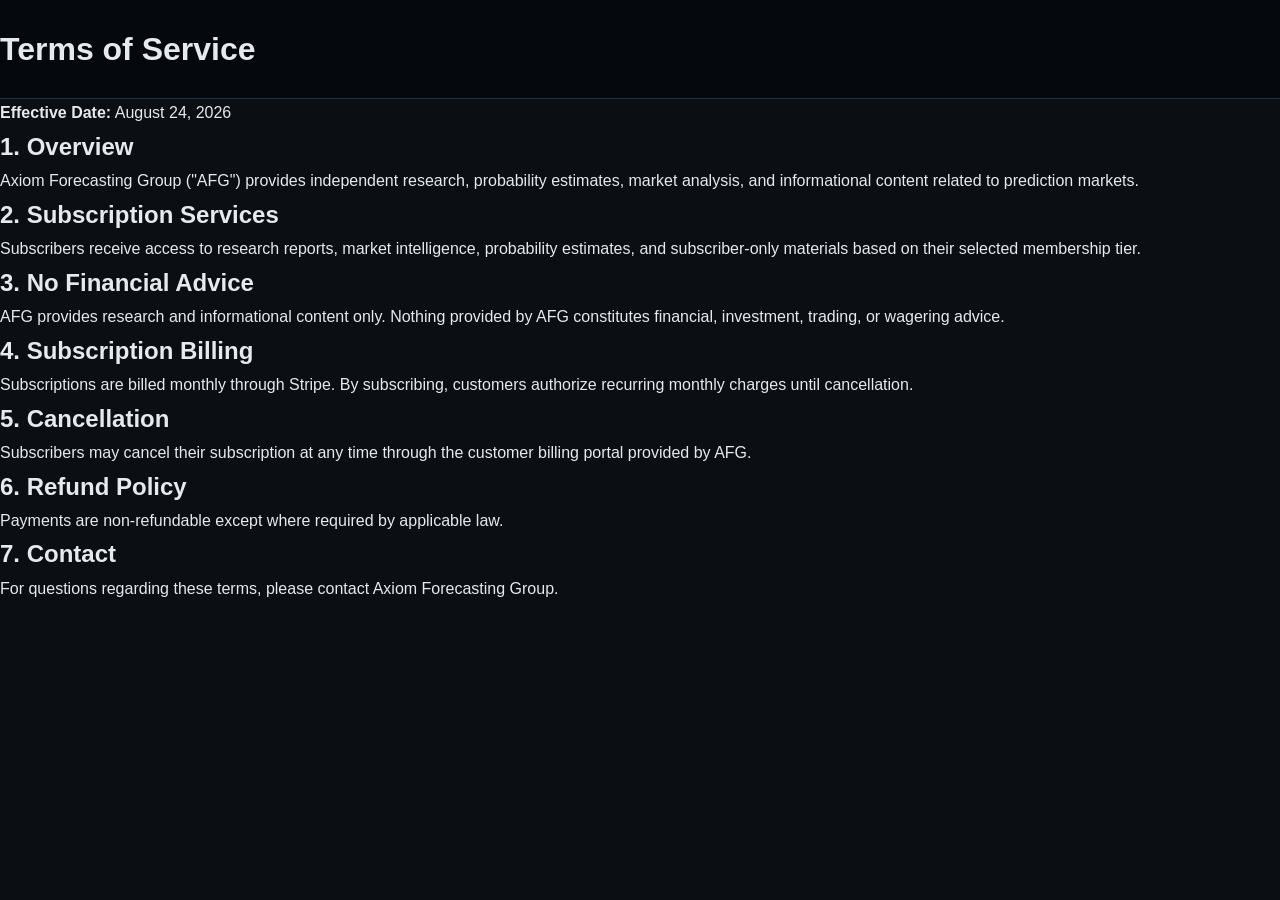
<file: terms.html>
<!DOCTYPE html>
<html lang="en">
<head>
<meta charset="UTF-8">
<meta name="viewport" content="width=device-width, initial-scale=1.0">

<title>Terms of Service | Axiom Forecasting Group</title>

<link rel="stylesheet" href="css/styles.css">

</head>

<body>

<header>
<h1>Terms of Service</h1>
</header>

<main>

<p><strong>Effective Date:</strong> August 24, 2026</p>

<h2>1. Overview</h2>

<p>
Axiom Forecasting Group ("AFG") provides independent research,
probability estimates, market analysis, and informational content
related to prediction markets.
</p>

<h2>2. Subscription Services</h2>

<p>
Subscribers receive access to research reports, market intelligence,
probability estimates, and subscriber-only materials based on their
selected membership tier.
</p>

<h2>3. No Financial Advice</h2>

<p>
AFG provides research and informational content only. Nothing provided
by AFG constitutes financial, investment, trading, or wagering advice.
</p>

<h2>4. Subscription Billing</h2>

<p>
Subscriptions are billed monthly through Stripe. By subscribing,
customers authorize recurring monthly charges until cancellation.
</p>

<h2>5. Cancellation</h2>

<p>
Subscribers may cancel their subscription at any time through the
customer billing portal provided by AFG.
</p>

<h2>6. Refund Policy</h2>

<p>
Payments are non-refundable except where required by applicable law.
</p>

<h2>7. Contact</h2>

<p>
For questions regarding these terms, please contact Axiom Forecasting Group.
</p>

</main>

</body>
</html>
</file>
<file: css/styles.css>
/* =========================================
   AFG INSTITUTIONAL RESEARCH THEME
   Axiom Forecasting Group
   ========================================= */
* {
    margin: 0;
    padding: 0;
    box-sizing: border-box;
}

html {
    scroll-behavior: smooth;
}

body {
    font-family: Arial, Helvetica, sans-serif;
    background: #0b0f14;
    color: #e6e9ed;
    line-height: 1.7;
}

/* =========================================
   HEADER / NAVIGATION
   ========================================= */

header {
    background: #05080c;
    border-bottom: 1px solid #24303d;
    padding: 22px 0;
    position: relative;
    z-index: 10;
}

.nav-container {
    width: 90%;
    max-width: 1240px;
    margin: auto;
    display: flex;
    justify-content: space-between;
    align-items: center;
}

.logo {
    font-size: 34px;
    font-weight: 700;
    letter-spacing: 2.5px;
    color: #ffffff;
}

.logo span {
    color: #c9a227;
}

nav {
    display: flex;
    align-items: center;
    flex-wrap: wrap;
    justify-content: flex-end;
}

nav a {
    color: #aeb8c4;
    text-decoration: none;
    margin-left: 24px;
    padding: 6px 0;
    font-size: 14px;
    font-weight: 600;
    letter-spacing: .3px;
    transition: color .2s ease, border-color .2s ease;
}

nav a:hover {
    color: #c9a227;
}
nav a.active,
nav a[aria-current="page"] {
    color: #ffffff;
    border-bottom: 2px solid #c9a227;
    padding-bottom: 5px;
}
/* =========================================
   HERO
   ========================================= */

.hero {
    width: 90%;
    max-width: 1000px;
    margin: 105px auto 90px;
    text-align: center;
}

.hero h1 {
    font-size: 58px;
    line-height: 1.08;
    letter-spacing: -1.5px;
    margin-bottom: 24px;
    color: #ffffff;
    font-weight: 700;
}

.hero h2 {
    font-size: 25px;
    line-height: 1.35;
    font-weight: 400;
    color: #c9a227;
    margin-bottom: 28px;
}

.hero p {
    max-width: 820px;
    margin: 0 auto;
    font-size: 18px;
    line-height: 1.8;
    color: #aeb8c4;
}

.hero-note {
    margin-top: 28px !important;
    font-size: 13px !important;
    text-transform: uppercase;
    letter-spacing: 2px;
    color: #718092 !important;
    font-weight: 600;
}

/* =========================================
   BUTTONS
   ========================================= */

.button {
    display: inline-block;
    background: #c9a227;
    color: #05080c;
    padding: 15px 30px;
    margin: 12px 8px;
    border: 1px solid #c9a227;
    border-radius: 3px;
    text-decoration: none;
    font-weight: 700;
    font-size: 14px;
    letter-spacing: .5px;
    transition: all .2s ease;
}

.button:hover {
    background: #e0bb3a;
    border-color: #e0bb3a;
    opacity: 1;
    transform: translateY(-1px);
}

.primary-button {
    background: #c9a227;
    color: #05080c;
}

.secondary-button {
    background: transparent;
    color: #e6e9ed;
    border-color: #526170;
}

.secondary-button:hover {
    background: #151e28;
    border-color: #c9a227;
    color: #ffffff;
}

.full-button {
    width: 100%;
    margin: 20px 0 0;
    text-align: center;
}

/* =========================================
   SECTIONS
   ========================================= */

.section {
    width: 90%;
    max-width: 1200px;
    margin: 95px auto;
}

.section-title {
    text-align: center;
    font-size: 34px;
    line-height: 1.2;
    margin-bottom: 45px;
    color: #ffffff;
    letter-spacing: -.5px;
}

/* =========================================
   MEMBERSHIP CARDS
   ========================================= */

.card-grid {
    display: grid;
    grid-template-columns: repeat(3, 1fr);
    gap: 24px;
    align-items: stretch;
}

.card {
    background: #111821;
    border: 1px solid #263342;
    padding: 34px;
    min-height: 100%;
    display: flex;
    flex-direction: column;
    transition: border-color .2s ease, transform .2s ease;
}

.card:nth-child(2) {
    border-color: #3a4756;
}

.card:hover {
    border-color: #465667;
    transform: translateY(-3px);
}


.card h3 {
    color: #ffffff;
    margin-bottom: 14px;
    font-size: 21px;
    line-height: 1.3;
}

.card p {
    color: #9da9b6;
    margin-bottom: 12px;
}

.card .price {
    color: #c9a227;
    font-size: 38px;
    line-height: 1;
    font-weight: 700;
    margin: 12px 0 22px;
}

.card .price span {
    color: #7f8b99;
    font-size: 15px;
    font-weight: 400;
}

.card .button {
    margin-top: auto;
}

/* =========================================
   MARKET / RECEIVES PANEL
   ========================================= */

.market-panel {
    width: 90%;
    max-width: 1200px;
    margin: 95px auto;
    background: #0f161f;
    border: 1px solid #263342;
    padding: 55px 45px;
}

.market-panel h2 {
    text-align: center;
    margin-bottom: 40px;
    color: #ffffff;
    font-size: 32px;
    letter-spacing: -.5px;
}

.metric-grid {
    display: grid;
    grid-template-columns: repeat(3, 1fr);
    gap: 20px;
}

.metric-card {
    background: #131c26;
    border: 1px solid #2b3948;
    padding: 30px 24px;
    text-align: center;
}

.metric-card h3 {
    color: #c9a227;
    font-size: 13px;
    letter-spacing: 1.5px;
    margin-bottom: 10px;
}

.metric-card p {
    font-size: 18px;
    color: #d4dae1;
}

/* =========================================
   RESEARCH APPROACH
   ========================================= */

.section > .card {
    max-width: 900px;
    margin: 0 auto;
    padding: 45px;
}

.section > .card h3 {
    font-size: 27px;
    margin-bottom: 18px;
}

.section > .card p {
    font-size: 17px;
    line-height: 1.8;
}

/* =========================================
   CTA
   ========================================= */

.cta {
    width: 90%;
    max-width: 950px;
    margin: 110px auto 95px;
    text-align: center;
    background: #101821;
    border: 1px solid #2d3b4a;
    padding: 65px 45px;
}

.cta h2 {
    font-size: 40px;
    line-height: 1.2;
    margin-bottom: 20px;
    color: #ffffff;
}

.cta p {
    max-width: 700px;
    margin: 0 auto 25px;
    color: #9da9b6;
    font-size: 17px;
}

/* =========================================
   DISCLAIMER
   ========================================= */

.disclaimer {
    width: 90%;
    max-width: 1000px;
    margin: 70px auto 0;
    padding: 25px 0;
    border-top: 1px solid #202b37;
    color: #687585;
    font-size: 12px;
    line-height: 1.7;
}

.disclaimer p {
    margin-bottom: 12px;
}

.disclaimer strong {
    color: #8c98a5;
}

/* =========================================
   FOOTER
   ========================================= */

footer {
    background: #05080c;
    border-top: 1px solid #24303d;
    text-align: center;
    padding: 40px 20px;
    color: #687585;
    margin-top: 80px;
}

footer p {
    margin-bottom: 5px;
}

/* =========================================
   CONTACT FORM
   ========================================= */

.cta form {
    max-width: 600px;
    margin: 30px auto 0;
    display: flex;
    flex-direction: column;
    gap: 18px;
}

.cta input,
.cta textarea {
    width: 100%;
    padding: 15px;
    border-radius: 3px;
    border: 1px solid #334252;
    background: #0b1118;
    color: #e6e9ed;
    font-size: 16px;
    font-family: inherit;
}

.cta input:focus,
.cta textarea:focus {
    outline: none;
    border-color: #c9a227;
}

.cta textarea {
    min-height: 140px;
    resize: vertical;
}

.cta button {
    width: 180px;
    margin: 10px auto 0;
    padding: 14px 24px;
    border: 1px solid #c9a227;
    border-radius: 3px;
    cursor: pointer;
    font-size: 16px;
    font-weight: 700;
    background: #c9a227;
    color: #05080c;
}

/* =========================================
   MOBILE
   ========================================= */

@media (max-width: 900px) {

    .nav-container {
        flex-direction: column;
        gap: 18px;
    }

    nav {
        justify-content: center;
    }

    nav a {
        margin: 6px 10px;
    }

    .hero {
        margin-top: 75px;
    }

    .hero h1 {
        font-size: 44px;
    }

    .hero h2 {
        font-size: 22px;
    }

    .card-grid {
        grid-template-columns: 1fr;
    }

    .metric-grid {
        grid-template-columns: 1fr;
    }
}

@media (max-width: 600px) {

    .hero {
        width: 88%;
        margin-top: 55px;
    }

    .hero h1 {
        font-size: 36px;
        letter-spacing: -1px;
    }

    .hero h2 {
        font-size: 20px;
    }

    .hero p {
        font-size: 16px;
    }

    .section {
        width: 88%;
        margin: 70px auto;
    }

    .section-title {
        font-size: 29px;
    }

    .market-panel {
        width: 88%;
        padding: 38px 22px;
    }

    .market-panel h2 {
        font-size: 28px;
    }

    .card {
        padding: 28px;
    }

    .cta {
        width: 88%;
        padding: 45px 25px;
    }

    .cta h2 {
        font-size: 32px;
    }

    .button {
        width: 100%;
        margin-left: 0;
        margin-right: 0;
    }
}
</file>
